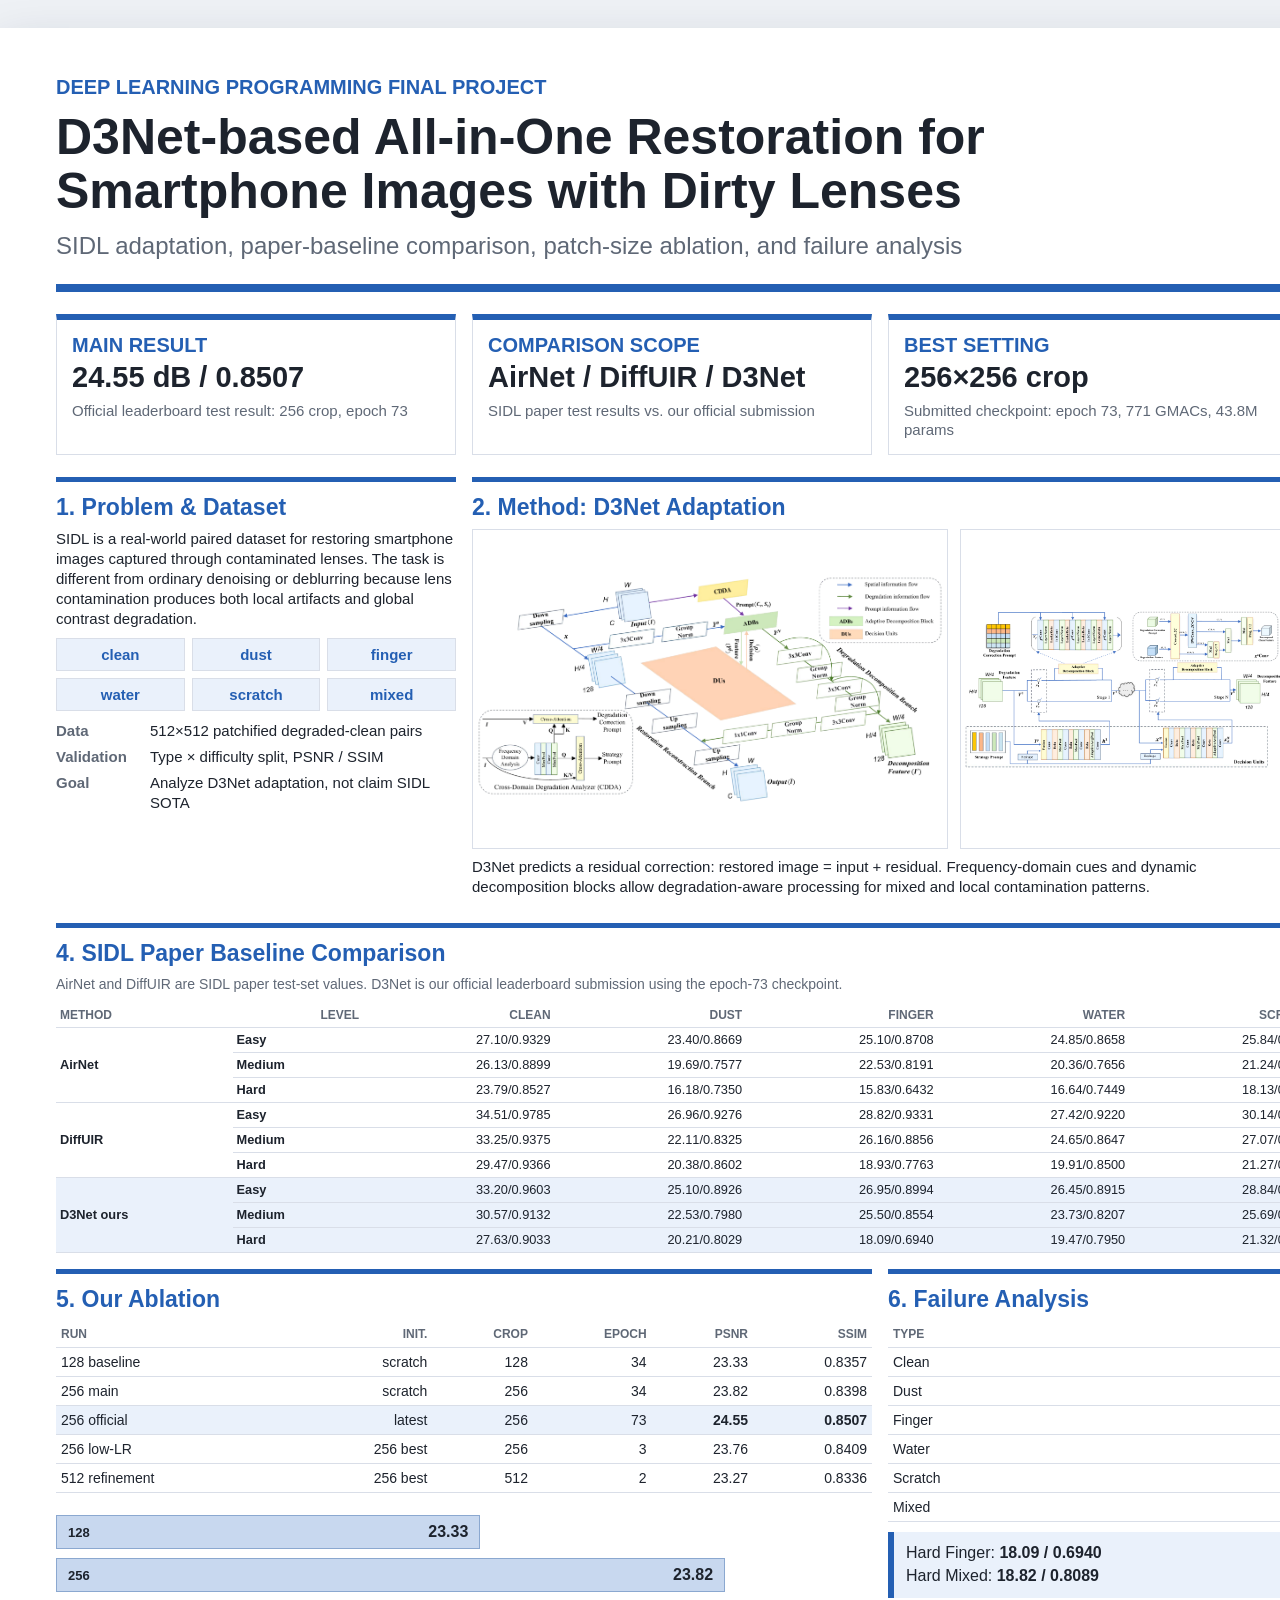
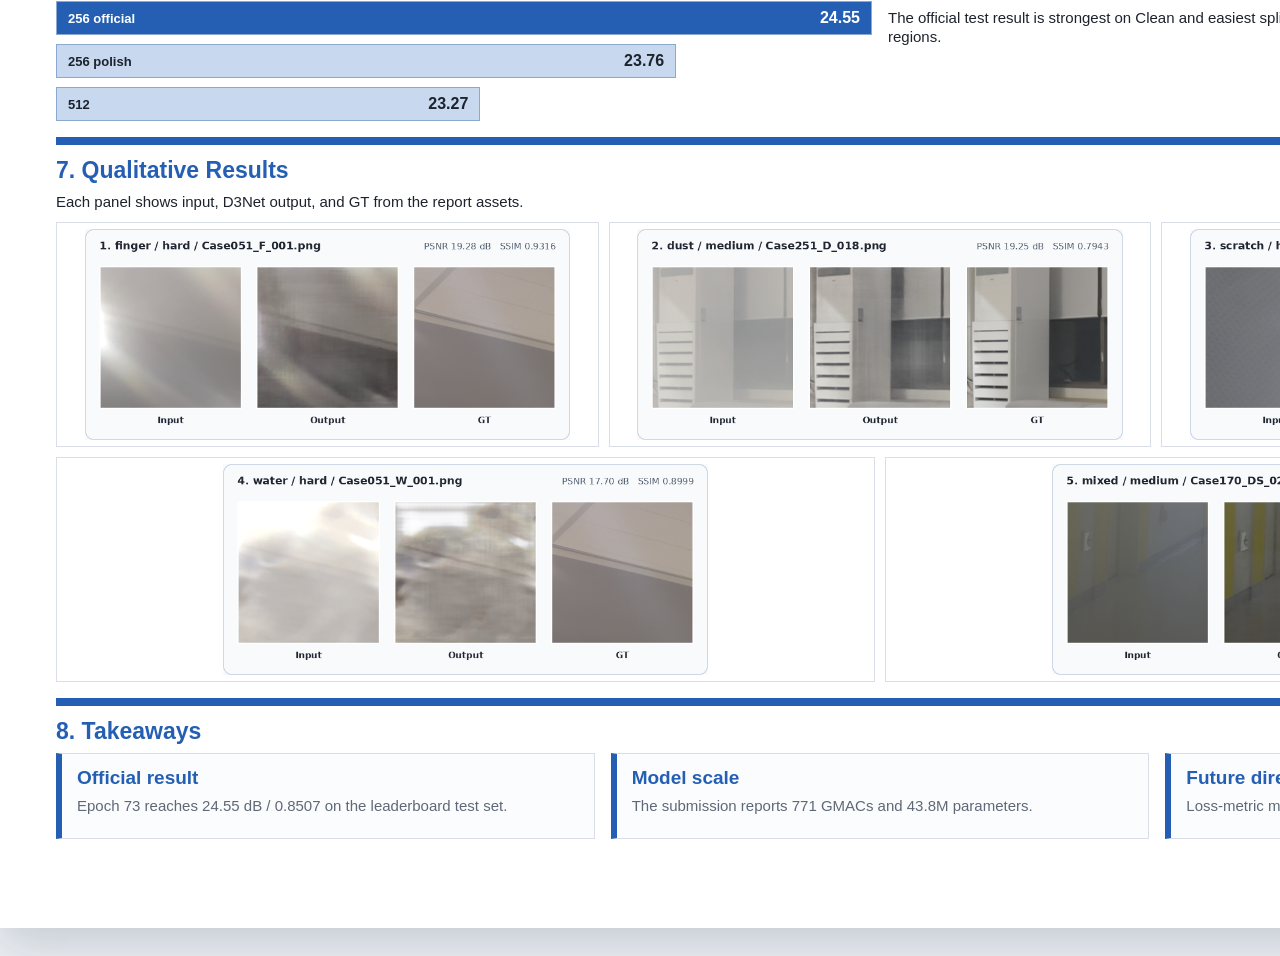
<file: project_artifacts/poster/index.html>
<!doctype html>
<html lang="en">
<head>
  <meta charset="utf-8">
  <meta name="viewport" content="width=device-width, initial-scale=1">
  <title>D3Net-based Dirty Lens Image Restoration Poster</title>
  <link rel="stylesheet" href="style.css">
</head>
<body>
  <main class="poster">
    <header class="poster-header">
      <div>
        <p class="venue">Deep Learning Programming Final Project</p>
        <h1>D3Net-based All-in-One Restoration for Smartphone Images with Dirty Lenses</h1>
        <p class="subtitle">SIDL adaptation, paper-baseline comparison, patch-size ablation, and failure analysis</p>
      </div>
      <div class="author-box">
        <strong>20223081 신준철</strong>
        <span>Deep Learning Programming</span>
      </div>
    </header>

    <section class="hero-strip">
      <div>
        <span class="kicker">Main result</span>
        <strong>24.55 dB / 0.8507</strong>
        <small>Official leaderboard test result: 256 crop, epoch 73</small>
      </div>
      <div>
        <span class="kicker">Comparison scope</span>
        <strong>AirNet / DiffUIR / D3Net</strong>
        <small>SIDL paper test results vs. our official submission</small>
      </div>
      <div>
        <span class="kicker">Best setting</span>
        <strong>256×256 crop</strong>
        <small>Submitted checkpoint: epoch 73, 771 GMACs, 43.8M params</small>
      </div>
      <div>
        <span class="kicker">Main bottleneck</span>
        <strong>Hard Dust / Mixed</strong>
        <small>Hard Fingerprint, Mixed, and Water remain difficult</small>
      </div>
    </section>

    <section class="flow-grid">
      <article class="block problem">
        <h2>1. Problem & Dataset</h2>
        <p>SIDL is a real-world paired dataset for restoring smartphone images captured through contaminated lenses. The task is different from ordinary denoising or deblurring because lens contamination produces both local artifacts and global contrast degradation.</p>
        <div class="tag-grid">
          <span>clean</span><span>dust</span><span>finger</span>
          <span>water</span><span>scratch</span><span>mixed</span>
        </div>
        <dl class="setup-list compact">
          <dt>Data</dt><dd>512×512 patchified degraded-clean pairs</dd>
          <dt>Validation</dt><dd>Type × difficulty split, PSNR / SSIM</dd>
          <dt>Goal</dt><dd>Analyze D3Net adaptation, not claim SIDL SOTA</dd>
        </dl>
      </article>

      <article class="block method">
        <h2>2. Method: D3Net Adaptation</h2>
        <div class="method-figures">
          <img src="assets/d3net_architecture_paper_cropped.png" alt="D3Net architecture from the original paper">
          <img src="assets/d3net_ddm_paper_cropped.png" alt="Dynamic decomposition mechanism from the D3Net paper">
        </div>
        <p>D3Net predicts a residual correction: restored image = input + residual. Frequency-domain cues and dynamic decomposition blocks allow degradation-aware processing for mixed and local contamination patterns.</p>
      </article>

      <article class="block setup">
        <h2>3. Experimental Setup</h2>
        <dl class="setup-list">
          <dt>Model</dt><dd>D3Net, scratch training, 12 ADB blocks</dd>
          <dt>Main run</dt><dd>256×256 random crop, batch 8, LR 1e-4</dd>
          <dt>Submit</dt><dd>Epoch 73, 771 GMACs, 43.8M params</dd>
          <dt>Loss / Opt.</dt><dd>L1 loss, Adam β=(0.9, 0.999), cosine LR</dd>
          <dt>Validation</dt><dd>512×512 center crop, image-wise PSNR / SSIM</dd>
          <dt>Scope</dt><dd>Limited-budget adaptation, not SIDL SOTA claim</dd>
        </dl>
      </article>

      <article class="block baseline">
        <h2>4. SIDL Paper Baseline Comparison</h2>
        <p class="small-note">AirNet and DiffUIR are SIDL paper test-set values. D3Net is our official leaderboard submission using the epoch-73 checkpoint.</p>
        <table class="comparison-table">
          <thead>
            <tr><th>Method</th><th>Level</th><th>Clean</th><th>Dust</th><th>Finger</th><th>Water</th><th>Scratch</th><th>Mixed</th><th>Avg.</th></tr>
          </thead>
          <tbody>
            <tr><td class="method-cell" rowspan="3">AirNet</td><td class="level-cell">Easy</td><td>27.10/0.9329</td><td>23.40/0.8669</td><td>25.10/0.8708</td><td>24.85/0.8658</td><td>25.84/0.8917</td><td>25.30/0.8422</td><td>25.26/0.8784</td></tr>
            <tr><td class="level-cell">Medium</td><td>26.13/0.8899</td><td>19.69/0.7577</td><td>22.53/0.8191</td><td>20.36/0.7656</td><td>21.24/0.8051</td><td>16.79/0.7542</td><td>21.12/0.7986</td></tr>
            <tr><td class="level-cell">Hard</td><td>23.79/0.8527</td><td>16.18/0.7350</td><td>15.83/0.6432</td><td>16.64/0.7449</td><td>18.13/0.7975</td><td>14.48/0.7047</td><td>17.50/0.7463</td></tr>
            <tr><td class="method-cell" rowspan="3">DiffUIR</td><td class="level-cell">Easy</td><td>34.51/0.9785</td><td>26.96/0.9276</td><td>28.82/0.9331</td><td>27.42/0.9220</td><td>30.14/0.9375</td><td>28.22/0.9021</td><td>29.34/0.9335</td></tr>
            <tr><td class="level-cell">Medium</td><td>33.25/0.9375</td><td>22.11/0.8325</td><td>26.16/0.8856</td><td>24.65/0.8647</td><td>27.07/0.9105</td><td>20.32/0.8368</td><td>25.36/0.8786</td></tr>
            <tr><td class="level-cell">Hard</td><td>29.47/0.9366</td><td>20.38/0.8602</td><td>18.93/0.7763</td><td>19.91/0.8500</td><td>21.27/0.8599</td><td>18.97/0.8409</td><td>21.71/0.8533</td></tr>
            <tr class="highlight-row"><td class="method-cell" rowspan="3">D3Net ours</td><td class="level-cell">Easy</td><td>33.20/0.9603</td><td>25.10/0.8926</td><td>26.95/0.8994</td><td>26.45/0.8915</td><td>28.84/0.9123</td><td>27.56/0.8745</td><td>28.02/0.9051</td></tr>
            <tr class="highlight-row"><td class="level-cell">Medium</td><td>30.57/0.9132</td><td>22.53/0.7980</td><td>25.50/0.8554</td><td>23.73/0.8207</td><td>25.69/0.8620</td><td>20.18/0.7950</td><td>24.70/0.8407</td></tr>
            <tr class="highlight-row"><td class="level-cell">Hard</td><td>27.63/0.9033</td><td>20.21/0.8029</td><td>18.09/0.6940</td><td>19.47/0.7950</td><td>21.32/0.8341</td><td>18.82/0.8089</td><td>20.92/0.8064</td></tr>
          </tbody>
        </table>
      </article>

      <article class="block ablation">
        <h2>5. Our Ablation</h2>
        <table>
          <thead>
            <tr><th>Run</th><th>Init.</th><th>Crop</th><th>Epoch</th><th>PSNR</th><th>SSIM</th></tr>
          </thead>
          <tbody>
            <tr><td>128 baseline</td><td>scratch</td><td>128</td><td>34</td><td>23.33</td><td>0.8357</td></tr>
            <tr><td>256 main</td><td>scratch</td><td>256</td><td>34</td><td>23.82</td><td>0.8398</td></tr>
            <tr class="highlight-row"><td>256 official</td><td>latest</td><td>256</td><td>73</td><td><strong>24.55</strong></td><td><strong>0.8507</strong></td></tr>
            <tr><td>256 low-LR</td><td>256 best</td><td>256</td><td>3</td><td>23.76</td><td>0.8409</td></tr>
            <tr><td>512 refinement</td><td>256 best</td><td>512</td><td>2</td><td>23.27</td><td>0.8336</td></tr>
          </tbody>
        </table>
        <div class="bar-chart" aria-label="Patch-size ablation PSNR chart">
          <div style="--value:33"><span>128</span><strong>23.33</strong></div>
          <div style="--value:82"><span>256</span><strong>23.82</strong></div>
          <div class="best" style="--value:100"><span>256 official</span><strong>24.55</strong></div>
          <div style="--value:76"><span>256 polish</span><strong>23.76</strong></div>
          <div style="--value:27"><span>512</span><strong>23.27</strong></div>
        </div>
      </article>

      <article class="block analysis">
        <h2>6. Failure Analysis</h2>
        <table>
          <thead><tr><th>Type</th><th>Avg. PSNR</th><th>Avg. SSIM</th></tr></thead>
          <tbody>
            <tr><td>Clean</td><td>30.47</td><td>0.9256</td></tr>
            <tr><td>Dust</td><td>22.61</td><td>0.8312</td></tr>
            <tr><td>Finger</td><td>23.51</td><td>0.8163</td></tr>
            <tr><td>Water</td><td>23.22</td><td>0.8357</td></tr>
            <tr><td>Scratch</td><td>25.28</td><td>0.8695</td></tr>
            <tr><td>Mixed</td><td>22.19</td><td>0.8261</td></tr>
          </tbody>
        </table>
        <div class="callout">Hard Finger: <strong>18.09 / 0.6940</strong><br>Hard Mixed: <strong>18.82 / 0.8089</strong></div>
        <p>The official test result is strongest on Clean and easiest splits. Hard Fingerprint, Mixed, and Water remain the main failure regions.</p>
      </article>

      <article class="block qualitative">
        <h2>7. Qualitative Results</h2>
        <p>Each panel shows input, D3Net output, and GT from the report assets.</p>
        <div class="qualitative-grid">
          <img src="../../D3Net/reports/assets/example_1_finger_hard_clean.png" alt="Finger hard qualitative comparison">
          <img src="../../D3Net/reports/assets/example_2_dust_medium_clean.png" alt="Dust medium qualitative comparison">
          <img src="../../D3Net/reports/assets/example_3_scratch_hard_clean.png" alt="Scratch hard qualitative comparison">
          <img src="../../D3Net/reports/assets/example_4_water_hard_clean.png" alt="Water hard qualitative comparison">
          <img src="../../D3Net/reports/assets/example_5_mixed_medium_clean.png" alt="Mixed medium qualitative comparison">
        </div>
      </article>

      <article class="block takeaway">
        <h2>8. Takeaways</h2>
        <div class="takeaway-grid">
          <div><strong>Official result</strong><span>Epoch 73 reaches 24.55 dB / 0.8507 on the leaderboard test set.</span></div>
          <div><strong>Model scale</strong><span>The submission reports 771 GMACs and 43.8M parameters.</span></div>
          <div><strong>Future direction</strong><span>Loss-metric mismatch and difficulty-aware training remain open issues.</span></div>
        </div>
      </article>
    </section>
  </main>
</body>
</html>
</file>
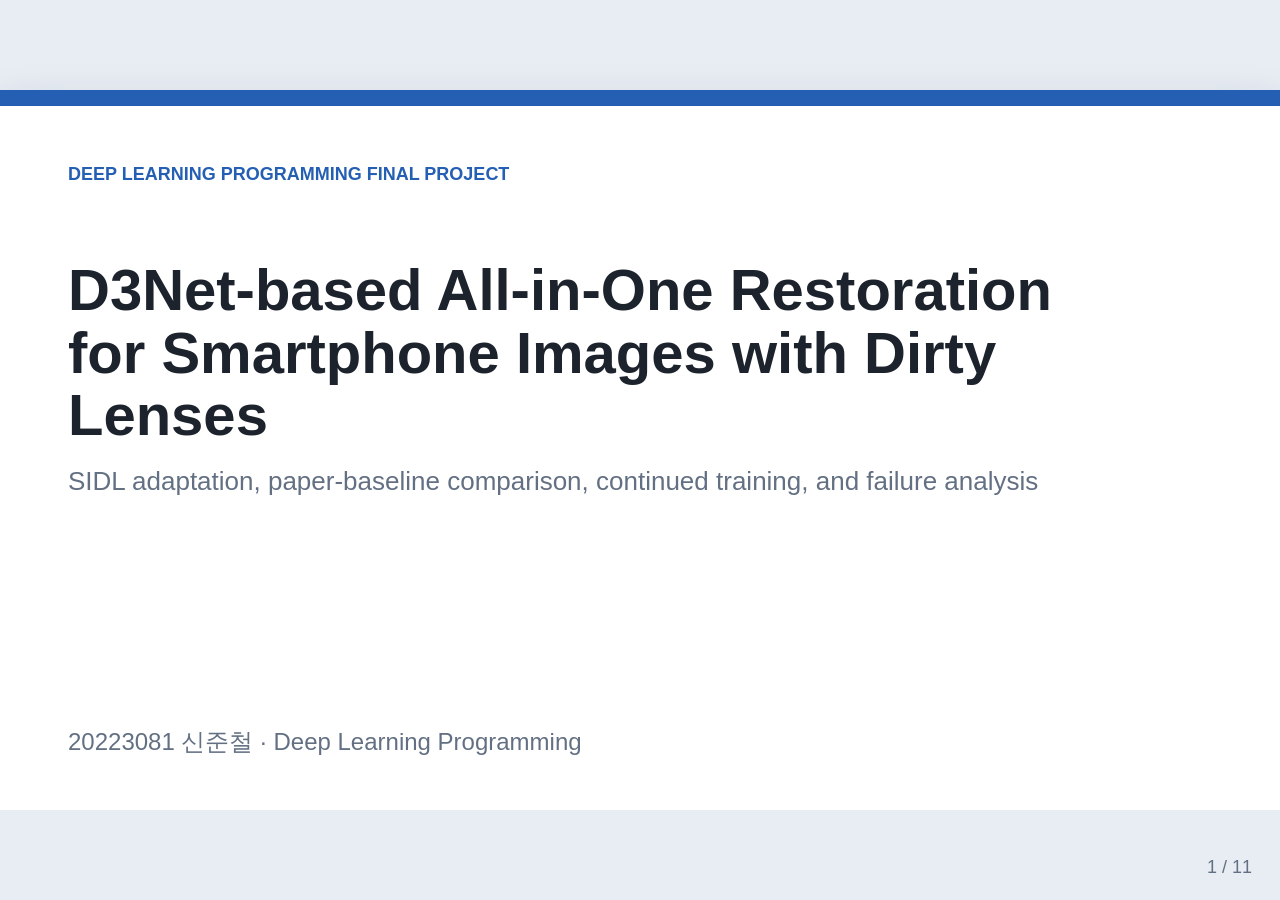
<file: project_artifacts/slides/index.html>
<!doctype html>
<html lang="en">
<head>
  <meta charset="utf-8">
  <meta name="viewport" content="width=device-width, initial-scale=1">
  <title>D3Net-based Dirty Lens Image Restoration Slides</title>
  <link rel="stylesheet" href="style.css">
</head>
<body>
  <main class="deck" aria-live="polite">
    <section class="slide title-slide active">
      <p class="eyebrow">Deep Learning Programming Final Project</p>
      <h1>D3Net-based All-in-One Restoration for Smartphone Images with Dirty Lenses</h1>
      <p class="subtitle">SIDL adaptation, paper-baseline comparison, continued training, and failure analysis</p>
      <footer>20223081 신준철 · Deep Learning Programming</footer>
    </section>

    <section class="slide">
      <div class="two-col">
        <div>
          <p class="eyebrow">Dataset</p>
          <h2>Problem Setup</h2>
          <ul>
            <li>SIDL provides real-world degraded-clean pairs captured with contaminated smartphone lenses.</li>
            <li>Lens contamination causes local artifacts, contrast loss, haze, and frequency-domain distortion.</li>
            <li>This project analyzes D3Net adaptation under a limited class-project training budget.</li>
          </ul>
        </div>
        <div class="stat-panel">
          <strong>SIDL validation axis</strong>
          <span>512×512 patchified image pairs</span>
          <span>Clean / Dust / Finger / Water / Scratch / Mixed</span>
          <span>Easy / Medium / Hard difficulty</span>
          <span>Metrics: PSNR / SSIM</span>
        </div>
      </div>
    </section>

    <section class="slide figure-slide architecture-slide">
      <p class="eyebrow">Method</p>
      <h2>D3Net Architecture</h2>
      <div class="method-grid">
        <img src="assets/d3net_architecture_paper_cropped.png" alt="D3Net architecture">
        <div class="method-notes">
          <strong>Core components</strong>
          <span>Residual prediction: restored image = input + residual</span>
          <span>Fourier-domain cues for degradation representation</span>
          <span>Dynamic degradation decomposition for mixed contamination</span>
          <small>The model is used as an all-in-one backbone rather than a degradation-specific model.</small>
        </div>
      </div>
    </section>

    <section class="slide figure-slide ddm-slide">
      <p class="eyebrow">Dynamic Decomposition</p>
      <h2>Dynamic Decomposition</h2>
      <img src="assets/d3net_ddm_paper_cropped.png" alt="D3Net dynamic decomposition mechanism">
      <p class="caption">D3Net uses prompt-conditioned feature processing so that local and mixed contamination can be handled within one restoration model.</p>
    </section>

    <section class="slide setup-slide">
      <p class="eyebrow">Setup</p>
      <h2>Experimental Protocol</h2>
      <div class="setup-grid">
        <div><strong>Main setting</strong><span>256×256 random crop, scratch training, batch 8</span></div>
        <div><strong>Validation</strong><span>512×512 center crop, image-wise PSNR / SSIM</span></div>
        <div><strong>Optimization</strong><span>L1 loss, Adam, cosine LR, single RTX 4090</span></div>
        <div><strong>D3Net original</strong><span>Official setting is roughly 1200 epochs</span></div>
        <div><strong>Official submission</strong><span>Epoch 73, 771 GMACs, 43.8M parameters</span></div>
        <div><strong>Evaluation</strong><span>Residual output, denormalize, clamp to [0,1], then compute PSNR/SSIM</span></div>
      </div>
    </section>

    <section class="slide baseline-slide">
      <p class="eyebrow">Baseline Comparison</p>
      <h2>Baseline Comparison</h2>
      <table class="baseline-table">
        <thead>
          <tr><th>Method</th><th>Level</th><th>Clean</th><th>Dust</th><th>Finger</th><th>Water</th><th>Scratch</th><th>Mixed</th><th>Avg.</th></tr>
        </thead>
        <tbody>
          <tr><td class="method-cell" rowspan="3">AirNet</td><td class="level-cell">Easy</td><td>27.10</td><td>23.40</td><td>25.10</td><td>24.85</td><td>25.84</td><td>25.30</td><td>25.26</td></tr>
          <tr><td class="level-cell">Medium</td><td>26.13</td><td>19.69</td><td>22.53</td><td>20.36</td><td>21.24</td><td>16.79</td><td>21.12</td></tr>
          <tr><td class="level-cell">Hard</td><td>23.79</td><td>16.18</td><td>15.83</td><td>16.64</td><td>18.13</td><td>14.48</td><td>17.50</td></tr>
          <tr><td class="method-cell" rowspan="3">DiffUIR</td><td class="level-cell">Easy</td><td>34.51</td><td>26.96</td><td>28.82</td><td>27.42</td><td>30.14</td><td>28.22</td><td>29.34</td></tr>
          <tr><td class="level-cell">Medium</td><td>33.25</td><td>22.11</td><td>26.16</td><td>24.65</td><td>27.07</td><td>20.32</td><td>25.36</td></tr>
          <tr><td class="level-cell">Hard</td><td>29.47</td><td>20.38</td><td>18.93</td><td>19.91</td><td>21.27</td><td>18.97</td><td>21.71</td></tr>
          <tr class="best"><td class="method-cell" rowspan="3">D3Net ours</td><td class="level-cell">Easy</td><td>33.20</td><td>25.10</td><td>26.95</td><td>26.45</td><td>28.84</td><td>27.56</td><td>28.02</td></tr>
          <tr class="best"><td class="level-cell">Medium</td><td>30.57</td><td>22.53</td><td>25.50</td><td>23.73</td><td>25.69</td><td>20.18</td><td>24.70</td></tr>
          <tr class="best"><td class="level-cell">Hard</td><td>27.63</td><td>20.21</td><td>18.09</td><td>19.47</td><td>21.32</td><td>18.82</td><td>20.92</td></tr>
        </tbody>
      </table>
      <p class="caption">AirNet/DiffUIR are SIDL paper test-set values. D3Net is our official leaderboard submission using the epoch-73 checkpoint.</p>
    </section>

    <section class="slide">
      <div class="two-col result-layout">
        <div>
          <p class="eyebrow">Results</p>
          <h2>Ablation Study</h2>
          <table>
            <thead><tr><th>Run</th><th>Init.</th><th>Crop</th><th>Epoch</th><th>PSNR</th><th>SSIM</th></tr></thead>
            <tbody>
              <tr><td>128 baseline</td><td>scratch</td><td>128</td><td>34</td><td>23.33</td><td>0.8357</td></tr>
              <tr><td>256 main</td><td>scratch</td><td>256</td><td>34</td><td>23.82</td><td>0.8398</td></tr>
              <tr class="best"><td>256 official</td><td>latest</td><td>256</td><td>73</td><td>24.55</td><td>0.8507</td></tr>
              <tr><td>256 low-LR</td><td>256 best</td><td>256</td><td>3</td><td>23.76</td><td>0.8409</td></tr>
              <tr><td>512 refinement</td><td>256 best</td><td>512</td><td>2</td><td>23.27</td><td>0.8336</td></tr>
            </tbody>
          </table>
        </div>
        <div class="bars horizontal-bars">
          <div style="--w:33"><span>128</span><strong>23.33</strong></div>
          <div style="--w:82"><span>256</span><strong>23.82</strong></div>
          <div class="best" style="--w:100"><span>256 official</span><strong>24.55</strong></div>
          <div style="--w:76"><span>256 polish</span><strong>23.76</strong></div>
          <div style="--w:27"><span>512</span><strong>23.27</strong></div>
        </div>
      </div>
    </section>

    <section class="slide">
      <div class="two-col">
        <div>
          <p class="eyebrow">Interpretation</p>
          <h2>Official Test Breakdown</h2>
          <div class="short-points">
            <span>Official leaderboard average: 24.55 dB / 0.8507.</span>
            <span>Easy average: 28.02 dB / 0.9051.</span>
            <span>Hard average: 20.92 dB / 0.8064.</span>
          </div>
        </div>
        <div class="limit-card">
          <strong>Key limitation</strong>
          <p>The original D3Net training scale is roughly 1200 epochs. Our submitted checkpoint is epoch 73, so the result should be interpreted as limited-budget adaptation.</p>
          <p>The training loss is L1 on normalized tensors, while evaluation uses PSNR/SSIM on denormalized [0,1] images. This loss-metric mismatch may affect convergence.</p>
        </div>
      </div>
    </section>

    <section class="slide failure-slide">
      <p class="eyebrow">Failure Analysis</p>
      <h2>Failure Analysis</h2>
      <div class="failure-grid">
        <table>
          <thead><tr><th>Type</th><th>Avg. PSNR</th><th>Avg. SSIM</th></tr></thead>
          <tbody>
            <tr><td>Clean</td><td>30.47</td><td>0.9256</td></tr>
            <tr><td>Dust</td><td>22.61</td><td>0.8312</td></tr>
            <tr><td>Finger</td><td>23.51</td><td>0.8163</td></tr>
            <tr><td>Water</td><td>23.22</td><td>0.8357</td></tr>
            <tr><td>Scratch</td><td>25.28</td><td>0.8695</td></tr>
            <tr><td>Mixed</td><td>22.19</td><td>0.8261</td></tr>
          </tbody>
        </table>
        <div class="bottleneck">
          <span>Hard Finger</span><strong>18.09 / 0.6940</strong>
          <span>Hard Mixed</span><strong>18.82 / 0.8089</strong>
          <small>Severe local residue and ambiguous mixed contamination remain difficult to separate from true image structure.</small>
        </div>
      </div>
    </section>

    <section class="slide qualitative-slide">
      <p class="eyebrow">Qualitative Results</p>
      <h2>Qualitative Results</h2>
      <div class="qualitative-examples">
        <img src="../../D3Net/reports/assets/example_1_finger_hard_clean.png" alt="Finger hard qualitative comparison">
        <img src="../../D3Net/reports/assets/example_2_dust_medium_clean.png" alt="Dust medium qualitative comparison">
        <img src="../../D3Net/reports/assets/example_3_scratch_hard_clean.png" alt="Scratch hard qualitative comparison">
        <img src="../../D3Net/reports/assets/example_4_water_hard_clean.png" alt="Water hard qualitative comparison">
      </div>
      <p class="caption">Each panel shows input / D3Net output / GT using original report assets.</p>
    </section>

    <section class="slide conclusion-slide">
      <p class="eyebrow">Conclusion</p>
      <h2>Summary & Future Work</h2>
      <div class="conclusion-grid">
        <div><strong>Main result</strong><span>Official test result: 24.55 dB / 0.8507</span></div>
        <div><strong>Key finding</strong><span>Performance is strong on Clean/Easy, but Hard Finger and Mixed remain difficult.</span></div>
        <div><strong>Limitation</strong><span>The epoch budget is far smaller than the original D3Net training scale.</span></div>
        <div><strong>Future work</strong><span>Long training, pretrained D3Net, 512 curriculum, Charbonnier/L1+MSE losses, and TTA</span></div>
      </div>
    </section>
  </main>

  <div class="counter" aria-hidden="true">1 / 11</div>
  <script src="script.js"></script>
</body>
</html>
</file>
<file: project_artifacts/poster/style.css>
:root {
  --accent: #245fb3;
  --accent-soft: #eaf1fb;
  --ink: #1d232d;
  --muted: #5f6876;
  --line: #d9dee8;
  --paper: #ffffff;
  --bg: #eef1f5;
}

* {
  box-sizing: border-box;
}

html,
body {
  margin: 0;
  min-height: 100%;
  background: var(--bg);
  color: var(--ink);
  font-family: -apple-system, BlinkMacSystemFont, "Segoe UI", "Noto Sans KR", "Apple SD Gothic Neo", Arial, sans-serif;
}

.poster {
  width: 1760px;
  height: 2500px;
  margin: 28px auto;
  padding: 46px 56px;
  background: var(--paper);
  box-shadow: 0 18px 45px rgba(19, 34, 61, 0.18);
  overflow: hidden;
}

.poster-header {
  display: grid;
  grid-template-columns: 1fr 330px;
  gap: 36px;
  align-items: end;
  border-bottom: 8px solid var(--accent);
  padding-bottom: 22px;
}

.venue,
.kicker {
  color: var(--accent);
  font-size: 20px;
  font-weight: 800;
  letter-spacing: 0;
  margin: 0 0 10px;
  text-transform: uppercase;
}

h1 {
  margin: 0;
  max-width: 1160px;
  font-size: 50px;
  line-height: 1.08;
  letter-spacing: 0;
}

.subtitle {
  margin: 12px 0 0;
  color: var(--muted);
  font-size: 24px;
  font-weight: 500;
}

.author-box {
  border-left: 6px solid var(--accent);
  padding: 16px 0 16px 24px;
  font-size: 23px;
}

.author-box strong,
.author-box span {
  display: block;
}

.author-box span {
  margin-top: 8px;
  color: var(--muted);
}

.hero-strip {
  display: grid;
  grid-template-columns: repeat(4, 1fr);
  gap: 16px;
  margin: 22px 0;
}

.hero-strip > div,
.block,
.takeaway-grid > div {
  background: #fff;
}

.hero-strip > div {
  border: 1px solid var(--line);
  border-top: 6px solid var(--accent);
  padding: 14px 15px;
  min-height: 124px;
}

.hero-strip strong {
  display: block;
  font-size: 29px;
  line-height: 1.12;
  margin: 4px 0 7px;
}

.hero-strip small {
  display: block;
  color: var(--muted);
  font-size: 15px;
  line-height: 1.32;
}

.flow-grid {
  display: grid;
  grid-template-columns: repeat(12, 1fr);
  gap: 16px;
}

.block {
  border-top: 5px solid var(--accent);
  padding: 13px 0 0;
}

.problem {
  grid-column: span 3;
}

.method {
  grid-column: span 6;
}

.setup {
  grid-column: span 3;
}

.baseline {
  grid-column: span 12;
}

.ablation {
  grid-column: span 6;
}

.analysis {
  grid-column: span 6;
}

.qualitative {
  grid-column: span 12;
  border-top-width: 8px;
}

.takeaway {
  grid-column: span 12;
  border-top-width: 8px;
}

h2 {
  margin: 0 0 9px;
  color: var(--accent);
  font-size: 23px;
  line-height: 1.1;
  letter-spacing: 0;
}

p,
li,
dd,
dt {
  font-size: 15px;
  line-height: 1.32;
}

p {
  margin: 0 0 10px;
}

.small-note {
  color: var(--muted);
  font-size: 14px;
}

.tag-grid {
  display: grid;
  grid-template-columns: repeat(3, 1fr);
  gap: 7px;
  margin: 10px 0;
}

.tag-grid span {
  border: 1px solid var(--line);
  color: var(--accent);
  font-size: 15px;
  font-weight: 700;
  padding: 7px 8px;
  text-align: center;
  background: var(--accent-soft);
}

.setup-list {
  display: grid;
  grid-template-columns: 112px 1fr;
  gap: 6px 12px;
  margin: 0;
}

.setup-list.compact {
  grid-template-columns: 82px 1fr;
}

.setup-list dt {
  color: var(--muted);
  font-weight: 800;
}

.setup-list dd {
  margin: 0;
}

.method-figures {
  display: grid;
  grid-template-columns: 1.45fr 1fr;
  gap: 12px;
  margin-bottom: 8px;
}

.method-figures img {
  display: block;
  width: 100%;
  height: 320px;
  object-fit: contain;
  border: 1px solid var(--line);
  background: #fff;
  padding: 2px;
}

table {
  width: 100%;
  border-collapse: collapse;
  margin-top: 8px;
  font-size: 14px;
}

th,
td {
  border-bottom: 1px solid var(--line);
  padding: 6px 5px;
  text-align: right;
  vertical-align: middle;
}

th:first-child,
td:first-child {
  text-align: left;
}

th {
  color: var(--muted);
  font-size: 12px;
  font-weight: 800;
  text-transform: uppercase;
}

.comparison-table {
  font-size: 12.8px;
}

.comparison-table th,
.comparison-table td {
  padding: 4.5px 4px;
  white-space: nowrap;
}

.comparison-table .method-cell,
.comparison-table .level-cell {
  font-weight: 700;
}

.comparison-table .method-cell {
  text-align: left;
  vertical-align: middle;
}

.comparison-table .level-cell {
  text-align: left;
}

.highlight-row {
  background: var(--accent-soft);
}

.bar-chart {
  display: grid;
  gap: 9px;
  margin: 12px 0 0;
  padding: 10px 0 0;
}

.bar-chart div {
  width: calc(var(--value) * 1%);
  min-width: 52%;
  height: 34px;
  background: #c8d8ef;
  border: 1px solid #8ba8d0;
  display: flex;
  justify-content: space-between;
  align-items: center;
  padding: 0 11px;
  text-align: left;
}

.bar-chart .best {
  background: var(--accent);
  color: #fff;
}

.bar-chart span {
  font-size: 13px;
  font-weight: 700;
  white-space: nowrap;
}

.bar-chart strong {
  font-size: 16px;
  white-space: nowrap;
}

.callout {
  margin: 10px 0;
  padding: 10px 12px;
  border-left: 6px solid var(--accent);
  background: var(--accent-soft);
  font-size: 16px;
  line-height: 1.42;
}

.qualitative-grid {
  display: grid;
  grid-template-columns: repeat(6, 1fr);
  gap: 10px;
}

.qualitative-grid img {
  display: block;
  width: 100%;
  height: 225px;
  object-fit: contain;
  object-position: center;
  border: 1px solid var(--line);
  background: #fff;
  padding: 6px;
}

.qualitative-grid img:nth-child(-n + 3) {
  grid-column: span 2;
}

.qualitative-grid img:nth-child(n + 4) {
  grid-column: span 3;
}

.takeaway-grid {
  display: grid;
  grid-template-columns: repeat(3, 1fr);
  gap: 16px;
}

.takeaway-grid > div {
  border: 1px solid var(--line);
  border-left: 6px solid var(--accent);
  background: #fbfcfe;
  padding: 13px 15px;
  min-height: 86px;
}

.takeaway-grid strong,
.takeaway-grid span {
  display: block;
}

.takeaway-grid strong {
  color: var(--accent);
  font-size: 19px;
  margin-bottom: 7px;
}

.takeaway-grid span {
  color: var(--muted);
  font-size: 15px;
  line-height: 1.35;
}

@page {
  size: 1760px 2500px;
  margin: 0;
}

@media print {
  html,
  body {
    background: #fff;
  }

  .poster {
    margin: 0;
    width: 1760px;
    height: 2500px;
    box-shadow: none;
  }
}
</file>
<file: project_artifacts/slides/style.css>
:root {
  --accent: #245fb3;
  --accent-soft: #eaf1fb;
  --ink: #1d232d;
  --muted: #637083;
  --line: #d9dee8;
  --paper: #ffffff;
}

* {
  box-sizing: border-box;
}

html,
body {
  margin: 0;
  min-height: 100%;
  background: #e8edf4;
  color: var(--ink);
  font-family: -apple-system, BlinkMacSystemFont, "Segoe UI", "Noto Sans KR", "Apple SD Gothic Neo", Arial, sans-serif;
  overflow: hidden;
}

.deck {
  width: 1280px;
  height: 720px;
  position: relative;
  margin: calc((100vh - 720px) / 2) auto 0;
  background: var(--paper);
  box-shadow: 0 18px 42px rgba(18, 33, 58, 0.18);
}

.slide {
  position: absolute;
  inset: 0;
  display: none;
  padding: 42px 56px;
  background: #fff;
  overflow: hidden;
}

.slide.active {
  display: block;
}

.title-slide {
  border-top: 16px solid var(--accent);
  padding: 58px 68px;
}

.title-slide h1 {
  max-width: 1030px;
  margin-top: 74px;
  font-size: 58px;
  line-height: 1.08;
}

.title-slide footer {
  position: absolute;
  left: 68px;
  bottom: 52px;
  color: var(--muted);
  font-size: 24px;
}

.eyebrow {
  margin: 0 0 12px;
  color: var(--accent);
  font-size: 18px;
  font-weight: 800;
  letter-spacing: 0;
  text-transform: uppercase;
}

h1,
h2 {
  margin: 0;
  letter-spacing: 0;
}

h2 {
  max-width: 1040px;
  font-size: 36px;
  line-height: 1.14;
}

.subtitle {
  margin: 18px 0 0;
  color: var(--muted);
  font-size: 26px;
  line-height: 1.3;
}

.two-col {
  display: grid;
  grid-template-columns: 1fr 430px;
  gap: 42px;
  align-items: center;
  height: 100%;
}

ul {
  margin: 32px 0 0;
  padding-left: 27px;
}

li {
  font-size: 23px;
  line-height: 1.42;
}

li + li {
  margin-top: 14px;
}

.stat-panel,
.method-notes,
.setup-grid > div,
.limit-card,
.bottleneck,
.conclusion-grid > div {
  border-top: 6px solid var(--accent);
  background: #fbfcfe;
  box-shadow: inset 0 0 0 1px var(--line);
}

.stat-panel {
  padding: 26px;
}

.stat-panel strong {
  display: block;
  font-size: 30px;
  margin-bottom: 16px;
}

.stat-panel span {
  display: block;
  color: var(--muted);
  font-size: 22px;
  line-height: 1.35;
  padding: 12px 0;
  border-top: 1px solid var(--line);
}

.figure-slide {
  padding: 34px 42px;
}

.method-grid {
  display: grid;
  grid-template-columns: 1fr 330px;
  gap: 22px;
  align-items: center;
  margin-top: 22px;
}

.method-grid img,
.ddm-slide img {
  display: block;
  width: 100%;
  object-fit: contain;
  border: 1px solid var(--line);
  background: #fff;
}

.method-grid img {
  max-height: 485px;
}

.method-notes {
  padding: 22px;
}

.method-notes strong,
.method-notes span,
.method-notes small {
  display: block;
}

.method-notes strong {
  color: var(--accent);
  font-size: 26px;
  margin-bottom: 12px;
}

.method-notes span {
  border-top: 1px solid var(--line);
  color: var(--muted);
  font-size: 20px;
  line-height: 1.35;
  padding: 12px 0;
}

.method-notes small {
  margin-top: 14px;
  color: var(--muted);
  font-size: 17px;
  line-height: 1.35;
}

.ddm-slide img {
  max-height: 470px;
  margin-top: 18px;
}

.caption {
  color: var(--muted);
  font-size: 18px;
  line-height: 1.35;
  margin: 12px 0 0;
}

.setup-grid {
  display: grid;
  grid-template-columns: repeat(3, 1fr);
  gap: 16px;
  margin-top: 34px;
}

.setup-grid > div {
  min-height: 128px;
  padding: 20px;
}

.setup-grid strong,
.setup-grid span {
  display: block;
}

.setup-grid strong {
  color: var(--accent);
  font-size: 22px;
}

.setup-grid span {
  margin-top: 10px;
  font-size: 21px;
  line-height: 1.32;
}

table {
  width: 100%;
  margin-top: 28px;
  border-collapse: collapse;
  font-size: 21px;
}

th,
td {
  padding: 12px 10px;
  border-bottom: 1px solid var(--line);
  text-align: right;
  vertical-align: middle;
}

th:first-child,
td:first-child {
  text-align: left;
}

th {
  color: var(--muted);
  font-size: 16px;
  text-transform: uppercase;
}

tr.best {
  background: var(--accent-soft);
  color: var(--accent);
  font-weight: 800;
}

.baseline-slide {
  padding: 32px 38px;
}

.baseline-slide h2 {
  font-size: 32px;
}

.baseline-table {
  margin-top: 18px;
  font-size: 16px;
}

.baseline-table th,
.baseline-table td {
  padding: 6px 7px;
}

.baseline-table .level-cell {
  text-align: left;
  font-weight: 700;
}

.baseline-table .method-cell {
  text-align: left;
  font-weight: 800;
  vertical-align: middle;
}

.baseline-slide .caption {
  font-size: 16px;
  margin-top: 10px;
}

.result-layout {
  grid-template-columns: 1fr 430px;
}

.result-layout table {
  font-size: 19px;
}

.result-layout th,
.result-layout td {
  padding: 10px 8px;
}

.horizontal-bars {
  display: grid;
  gap: 18px;
  align-content: center;
  height: 100%;
}

.horizontal-bars div {
  width: calc(var(--w) * 1%);
  min-width: 54%;
  height: 58px;
  background: #c8d8ef;
  border: 1px solid #8ba8d0;
  display: flex;
  align-items: center;
  justify-content: space-between;
  padding: 0 18px;
}

.horizontal-bars .best {
  background: var(--accent);
  color: #fff;
}

.horizontal-bars span {
  font-size: 22px;
  font-weight: 800;
}

.horizontal-bars strong {
  font-size: 25px;
}

.short-points {
  display: grid;
  gap: 14px;
  margin-top: 30px;
}

.short-points span {
  display: block;
  border-left: 6px solid var(--accent);
  background: var(--accent-soft);
  padding: 15px 18px;
  font-size: 22px;
  line-height: 1.34;
  font-weight: 700;
}

.limit-card {
  padding: 26px;
}

.limit-card strong {
  display: block;
  color: var(--accent);
  font-size: 30px;
  margin-bottom: 18px;
}

.limit-card p {
  margin: 0;
  font-size: 22px;
  line-height: 1.42;
}

.limit-card p + p {
  margin-top: 18px;
  padding-top: 18px;
  border-top: 1px solid var(--line);
}

.failure-grid {
  display: grid;
  grid-template-columns: 1fr 420px;
  gap: 34px;
  align-items: center;
  margin-top: 28px;
}

.failure-grid table {
  margin-top: 0;
  font-size: 22px;
}

.bottleneck {
  display: grid;
  grid-template-columns: 145px 1fr;
  gap: 12px 18px;
  padding: 24px;
  font-size: 24px;
}

.bottleneck span {
  color: var(--muted);
  font-weight: 800;
}

.bottleneck small {
  grid-column: 1 / -1;
  color: var(--muted);
  font-size: 19px;
  line-height: 1.4;
  margin-top: 12px;
  padding-top: 16px;
  border-top: 1px solid var(--line);
}

.qualitative-slide {
  padding: 30px 42px;
}

.qualitative-slide h2 {
  max-width: 1120px;
  font-size: 32px;
}

.qualitative-examples {
  display: grid;
  grid-template-columns: repeat(2, 1fr);
  gap: 12px 16px;
  margin-top: 20px;
}

.qualitative-examples img {
  display: block;
  width: 100%;
  height: 230px;
  object-fit: contain;
  border: 1px solid var(--line);
  background: #fff;
  padding: 6px;
}

.qualitative-slide .caption {
  font-size: 17px;
}

.conclusion-grid {
  display: grid;
  grid-template-columns: repeat(2, 1fr);
  gap: 18px;
  margin-top: 44px;
}

.conclusion-grid > div {
  min-height: 140px;
  padding: 24px;
}

.conclusion-grid strong,
.conclusion-grid span {
  display: block;
}

.conclusion-grid strong {
  color: var(--accent);
  font-size: 27px;
}

.conclusion-grid span {
  margin-top: 12px;
  color: var(--ink);
  font-size: 23px;
  line-height: 1.35;
}

.counter {
  position: fixed;
  right: 28px;
  bottom: 22px;
  color: var(--muted);
  font-size: 18px;
}

@page {
  size: 1280px 720px;
  margin: 0;
}

@media print {
  html,
  body {
    background: #fff;
    overflow: visible;
  }

  .deck {
    width: 1280px;
    height: auto;
    margin: 0;
    box-shadow: none;
  }

  .slide {
    position: relative;
    display: block;
    width: 1280px;
    height: 720px;
    page-break-after: always;
    break-after: page;
  }

  .counter {
    display: none;
  }
}
</file>
